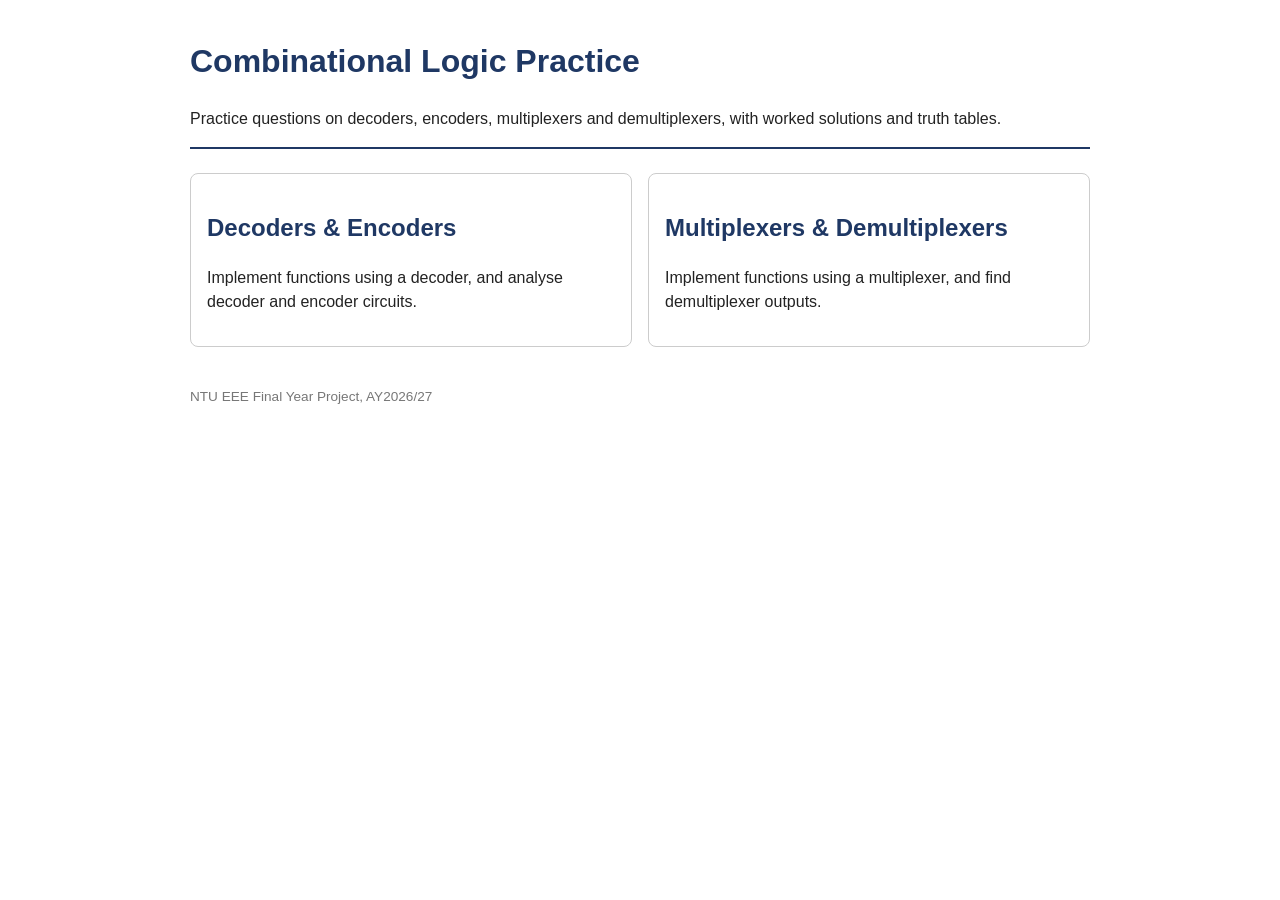
<file: public/index.html>
<!DOCTYPE html>
<html lang="en">
<head>
  <meta charset="utf-8">
  <meta name="viewport" content="width=device-width, initial-scale=1">
  <title>Combinational Logic Practice</title>
  <link rel="stylesheet" href="css/style.css">
</head>
<body>
  <header>
    <h1>Combinational Logic Practice</h1>
    <p>Practice questions on decoders, encoders, multiplexers and demultiplexers, with worked solutions and truth tables.</p>
  </header>
  <main>
    <a class="card" href="decoder.html">
      <h2>Decoders &amp; Encoders</h2>
      <p>Implement functions using a decoder, and analyse decoder and encoder circuits.</p>
    </a>
    <a class="card" href="mux.html">
      <h2>Multiplexers &amp; Demultiplexers</h2>
      <p>Implement functions using a multiplexer, and find demultiplexer outputs.</p>
    </a>
    </main>
  <footer>NTU EEE Final Year Project, AY2026/27</footer>
</body>
</html>
</file>
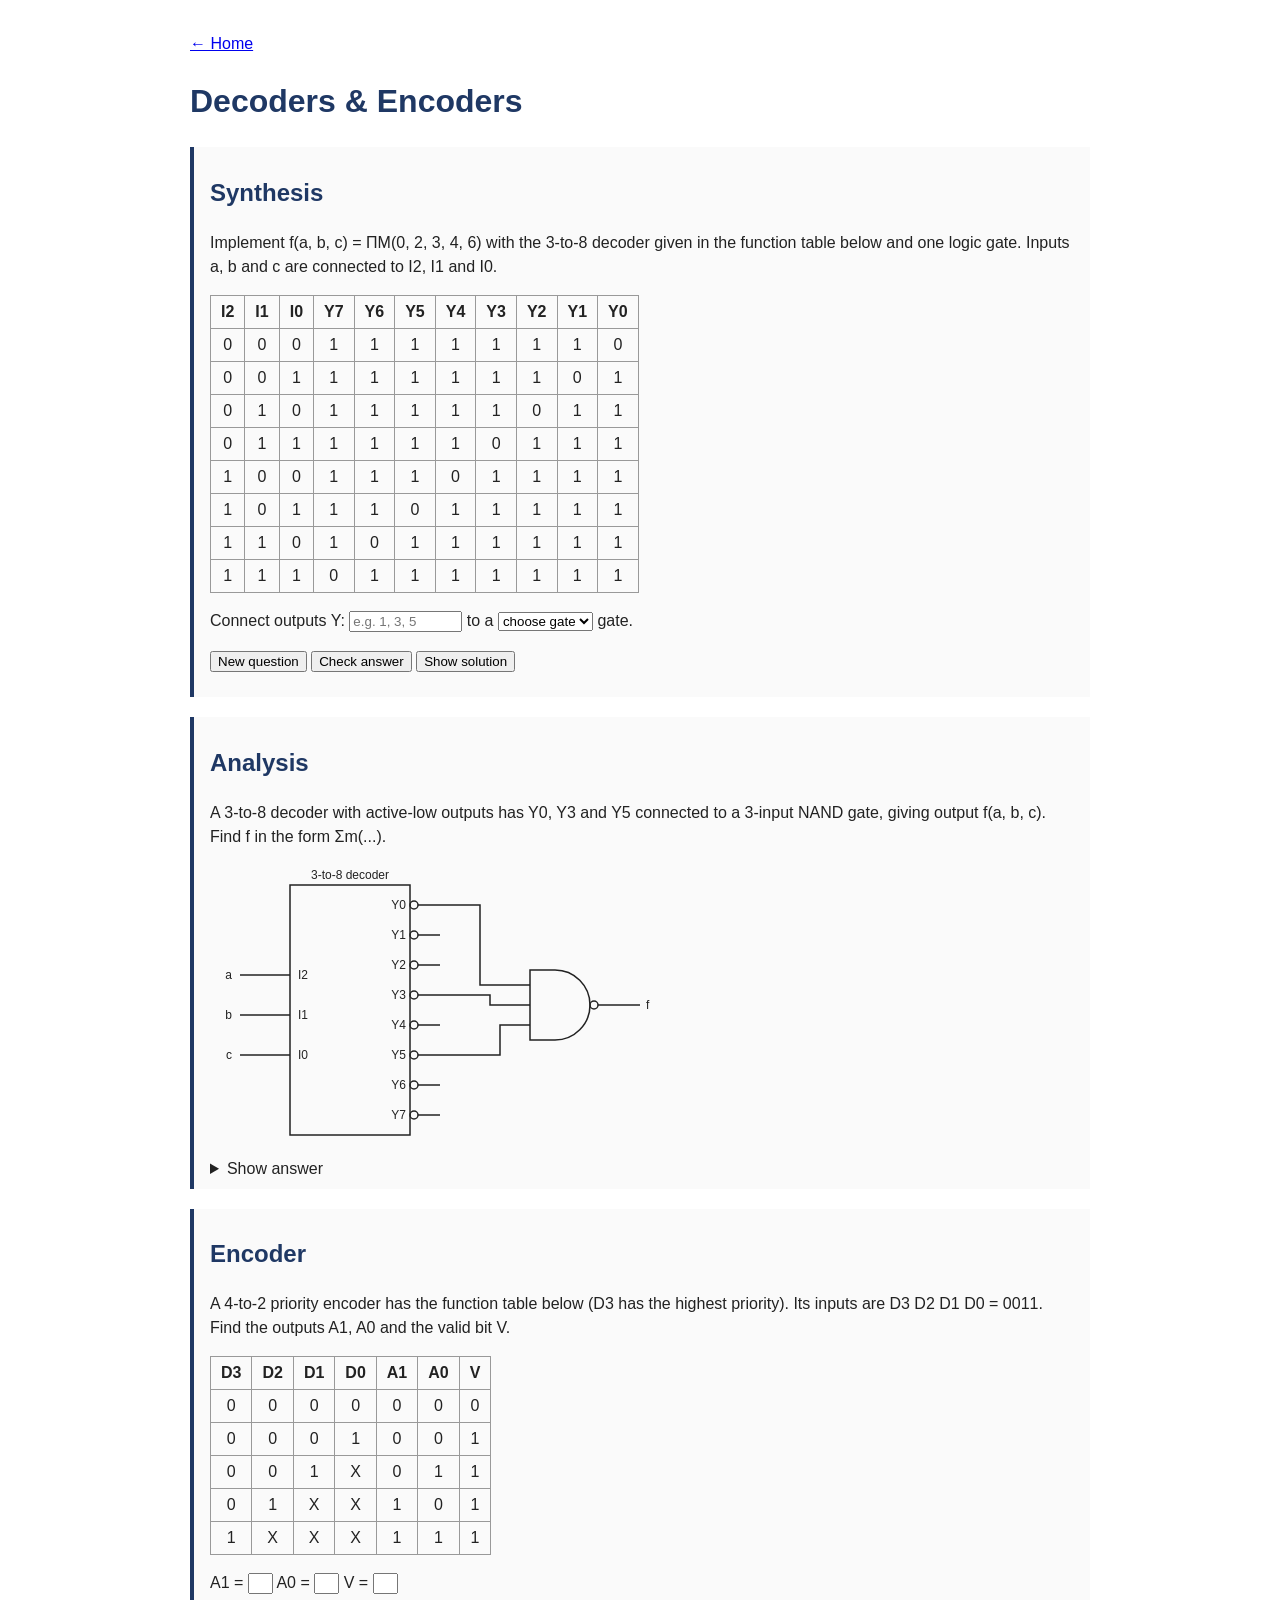
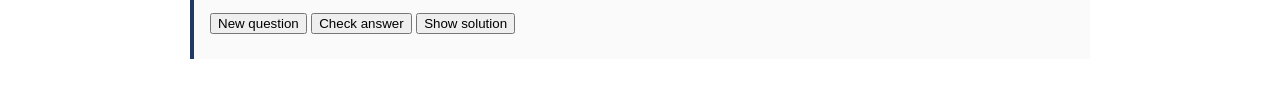
<file: public/decoder.html>
<!DOCTYPE html>
<html lang="en">
<head>
  <meta charset="utf-8">
  <meta name="viewport" content="width=device-width, initial-scale=1">
  <title>Decoders &amp; Encoders</title>
  <link rel="stylesheet" href="css/style.css">
</head>
<body>
  <p><a href="index.html">← Home</a></p>
  <h1>Decoders &amp; Encoders</h1>

   <section class="question">
    <h2>Synthesis</h2>
    <p id="synth-text"></p>
    <div id="synth-table"></div>
    <p>
      Connect outputs Y: <input id="synth-outputs" placeholder="e.g. 1, 3, 5" size="12">
      to a
      <select id="synth-gate">
        <option value="">choose gate</option>
        <option>AND</option>
        <option>OR</option>
        <option>NAND</option>
        <option>NOR</option>
      </select>
      gate.
    </p>
    <button onclick="newSynthesis()">New question</button>
    <button onclick="checkSynthesis()">Check answer</button>
    <button onclick="showSolution()">Show solution</button>
    <p id="synth-feedback"></p>
    <div id="synth-solution" hidden></div>
  </section>

  <section class="question">
    <h2>Analysis</h2>
    <p>A 3-to-8 decoder with active-low outputs has Y0, Y3 and Y5 connected to a 3-input NAND gate, giving output f(a, b, c). Find f in the form Σm(...).</p>
        <svg viewBox="0 0 460 285" width="460" style="max-width:100%; height:auto" role="img"
         aria-label="3-to-8 decoder with active-low outputs Y0, Y3 and Y5 feeding a NAND gate">
      <g stroke="#222" stroke-width="1.5" fill="none">
        <!-- decoder body -->
        <rect x="80" y="20" width="120" height="250"/>
        <!-- input lines -->
        <line x1="30" y1="110" x2="80" y2="110"/>
        <line x1="30" y1="150" x2="80" y2="150"/>
        <line x1="30" y1="190" x2="80" y2="190"/>
        <!-- active-low bubbles on outputs Y0..Y7 -->
        <circle cx="204" cy="40" r="4"/>
        <circle cx="204" cy="70" r="4"/>
        <circle cx="204" cy="100" r="4"/>
        <circle cx="204" cy="130" r="4"/>
        <circle cx="204" cy="160" r="4"/>
        <circle cx="204" cy="190" r="4"/>
        <circle cx="204" cy="220" r="4"/>
        <circle cx="204" cy="250" r="4"/>
        <!-- short stubs for unused outputs (Y1, Y2, Y4, Y6, Y7) -->
        <line x1="208" y1="70" x2="230" y2="70"/>
        <line x1="208" y1="100" x2="230" y2="100"/>
        <line x1="208" y1="160" x2="230" y2="160"/>
        <line x1="208" y1="220" x2="230" y2="220"/>
        <line x1="208" y1="250" x2="230" y2="250"/>
        <!-- wires from Y0, Y3, Y5 to the NAND gate -->
        <polyline points="208,40 270,40 270,120 320,120"/>
        <polyline points="208,130 280,130 280,140 320,140"/>
        <polyline points="208,190 290,190 290,160 320,160"/>
        <!-- NAND gate: flat back, curved front, output bubble -->
        <path d="M320,105 L345,105 A35,35 0 0 1 345,175 L320,175 Z"/>
        <circle cx="384" cy="140" r="4"/>
        <line x1="388" y1="140" x2="430" y2="140"/>
      </g>
      <g font-family="Arial, sans-serif" font-size="12" fill="#222">
        <text x="140" y="14" text-anchor="middle">3-to-8 decoder</text>
        <text x="22" y="114" text-anchor="end">a</text>
        <text x="22" y="154" text-anchor="end">b</text>
        <text x="22" y="194" text-anchor="end">c</text>
        <text x="88" y="114">I2</text>
        <text x="88" y="154">I1</text>
        <text x="88" y="194">I0</text>
        <text x="196" y="44" text-anchor="end">Y0</text>
        <text x="196" y="74" text-anchor="end">Y1</text>
        <text x="196" y="104" text-anchor="end">Y2</text>
        <text x="196" y="134" text-anchor="end">Y3</text>
        <text x="196" y="164" text-anchor="end">Y4</text>
        <text x="196" y="194" text-anchor="end">Y5</text>
        <text x="196" y="224" text-anchor="end">Y6</text>
        <text x="196" y="254" text-anchor="end">Y7</text>
        <text x="436" y="144">f</text>
      </g>
    </svg>
    <details><summary>Show answer</summary><p>f(a, b, c) = Σm(0, 3, 5)</p></details>
  </section>
  <section class="question">
    <h2>Encoder</h2>
    <p id="enc-text"></p>
    <div id="enc-table"></div>
    <p>
      A1 = <input id="enc-a1" maxlength="1" size="1">
      A0 = <input id="enc-a0" maxlength="1" size="1">
      <span id="enc-v-box">V = <input id="enc-v" maxlength="1" size="1"></span>
    </p>
    <button onclick="newEncoder()">New question</button>
    <button onclick="checkEncoder()">Check answer</button>
    <button onclick="showEncoderSolution()">Show solution</button>
    <p id="enc-feedback"></p>
    <div id="enc-solution" hidden></div>
  </section>
  <script src="js/engine.js"></script>
  <script src="js/decoder.js"></script>
    <script src="js/encoder.js"></script>
</body>
</html>
</file>
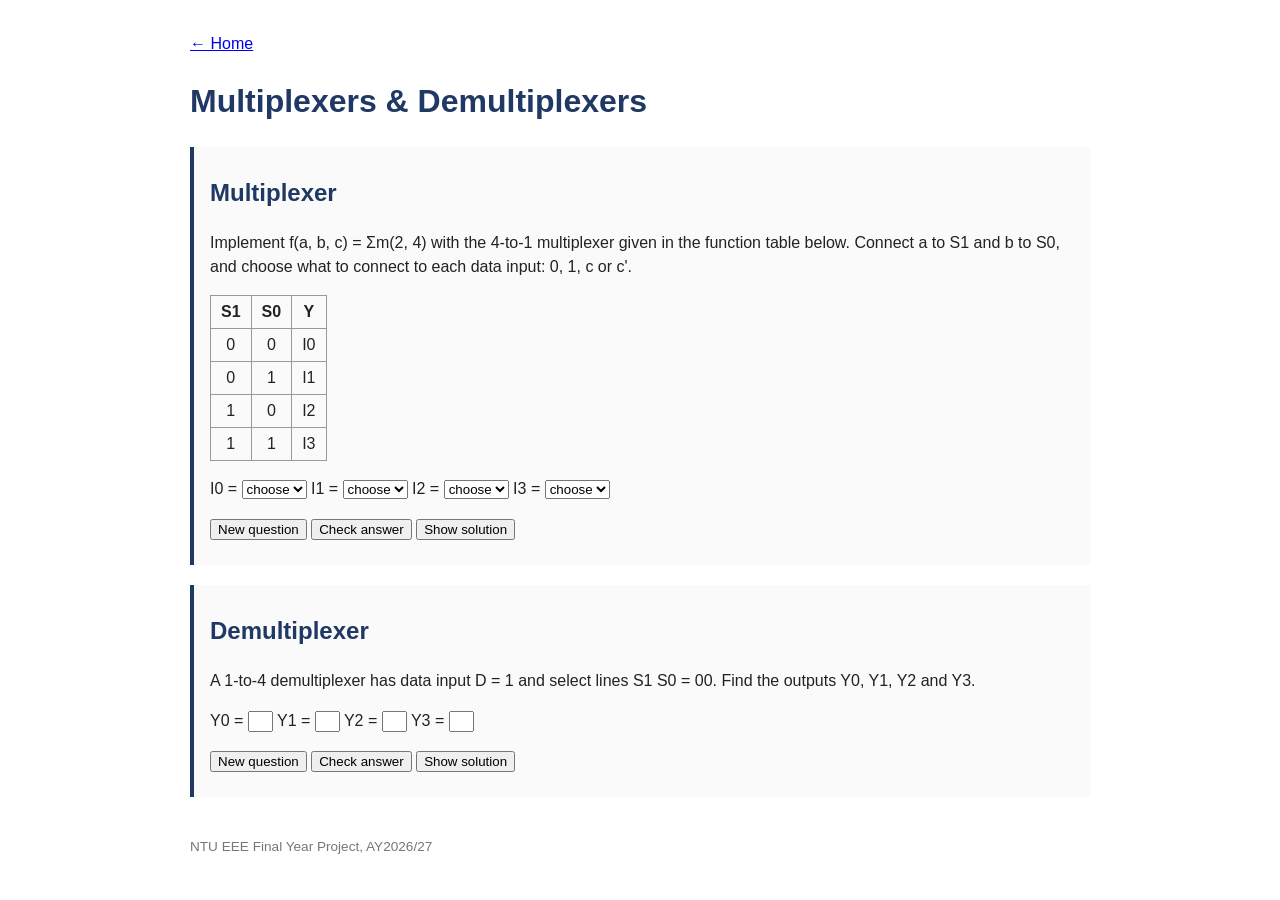
<file: public/mux.html>
<!DOCTYPE html>
<html lang="en">
<head>
  <meta charset="utf-8">
  <meta name="viewport" content="width=device-width, initial-scale=1">
  <title>Multiplexers &amp; Demultiplexers</title>
  <link rel="stylesheet" href="css/style.css">
</head>
<body>
  <p><a href="index.html">← Home</a></p>
  <h1>Multiplexers &amp; Demultiplexers</h1>

  <section class="question">
    <h2>Multiplexer</h2>
    <p id="mux-text"></p>
    <div id="mux-table"></div>
    <p>
      I0 = <select id="mux-i0"></select>
      I1 = <select id="mux-i1"></select>
      I2 = <select id="mux-i2"></select>
      I3 = <select id="mux-i3"></select>
    </p>
    <button onclick="newMux()">New question</button>
    <button onclick="checkMux()">Check answer</button>
    <button onclick="showMuxSolution()">Show solution</button>
    <p id="mux-feedback"></p>
    <div id="mux-solution" hidden></div>
  </section>

  <section class="question">
    <h2>Demultiplexer</h2>
    <p id="dmx-text"></p>
    <p>
      Y0 = <input id="dmx-y0" maxlength="1" size="1">
      Y1 = <input id="dmx-y1" maxlength="1" size="1">
      Y2 = <input id="dmx-y2" maxlength="1" size="1">
      Y3 = <input id="dmx-y3" maxlength="1" size="1">
    </p>
    <button onclick="newDemux()">New question</button>
    <button onclick="checkDemux()">Check answer</button>
    <button onclick="showDemuxSolution()">Show solution</button>
    <p id="dmx-feedback"></p>
    <div id="dmx-solution" hidden></div>
  </section>

  <footer>NTU EEE Final Year Project, AY2026/27</footer>

  <script src="js/engine.js"></script>
  <script src="js/mux.js"></script>
</body>
</html>
</file>
<file: public/css/style.css>
body { font-family: Arial, sans-serif; max-width: 900px; margin: 0 auto; padding: 16px; color: #222; line-height: 1.5; }
header { border-bottom: 2px solid #1f3864; margin-bottom: 24px; }
h1, h2 { color: #1f3864; }
main { display: grid; grid-template-columns: repeat(auto-fit, minmax(260px, 1fr)); gap: 16px; }
.card { display: block; border: 1px solid #ccc; border-radius: 8px; padding: 16px; text-decoration: none; color: inherit; }
.card:hover { border-color: #1f3864; background: #f5f7fb; }
.card.disabled { opacity: 0.5; }
.question { border-left: 4px solid #1f3864; padding: 8px 16px; margin: 20px 0; background: #fafafa; }
table { border-collapse: collapse; margin: 12px 0; }
th, td { border: 1px solid #999; padding: 4px 10px; text-align: center; }
.highlight { background: #fdeec3; }
footer { margin-top: 40px; font-size: 0.85em; color: #777; }
</file>
